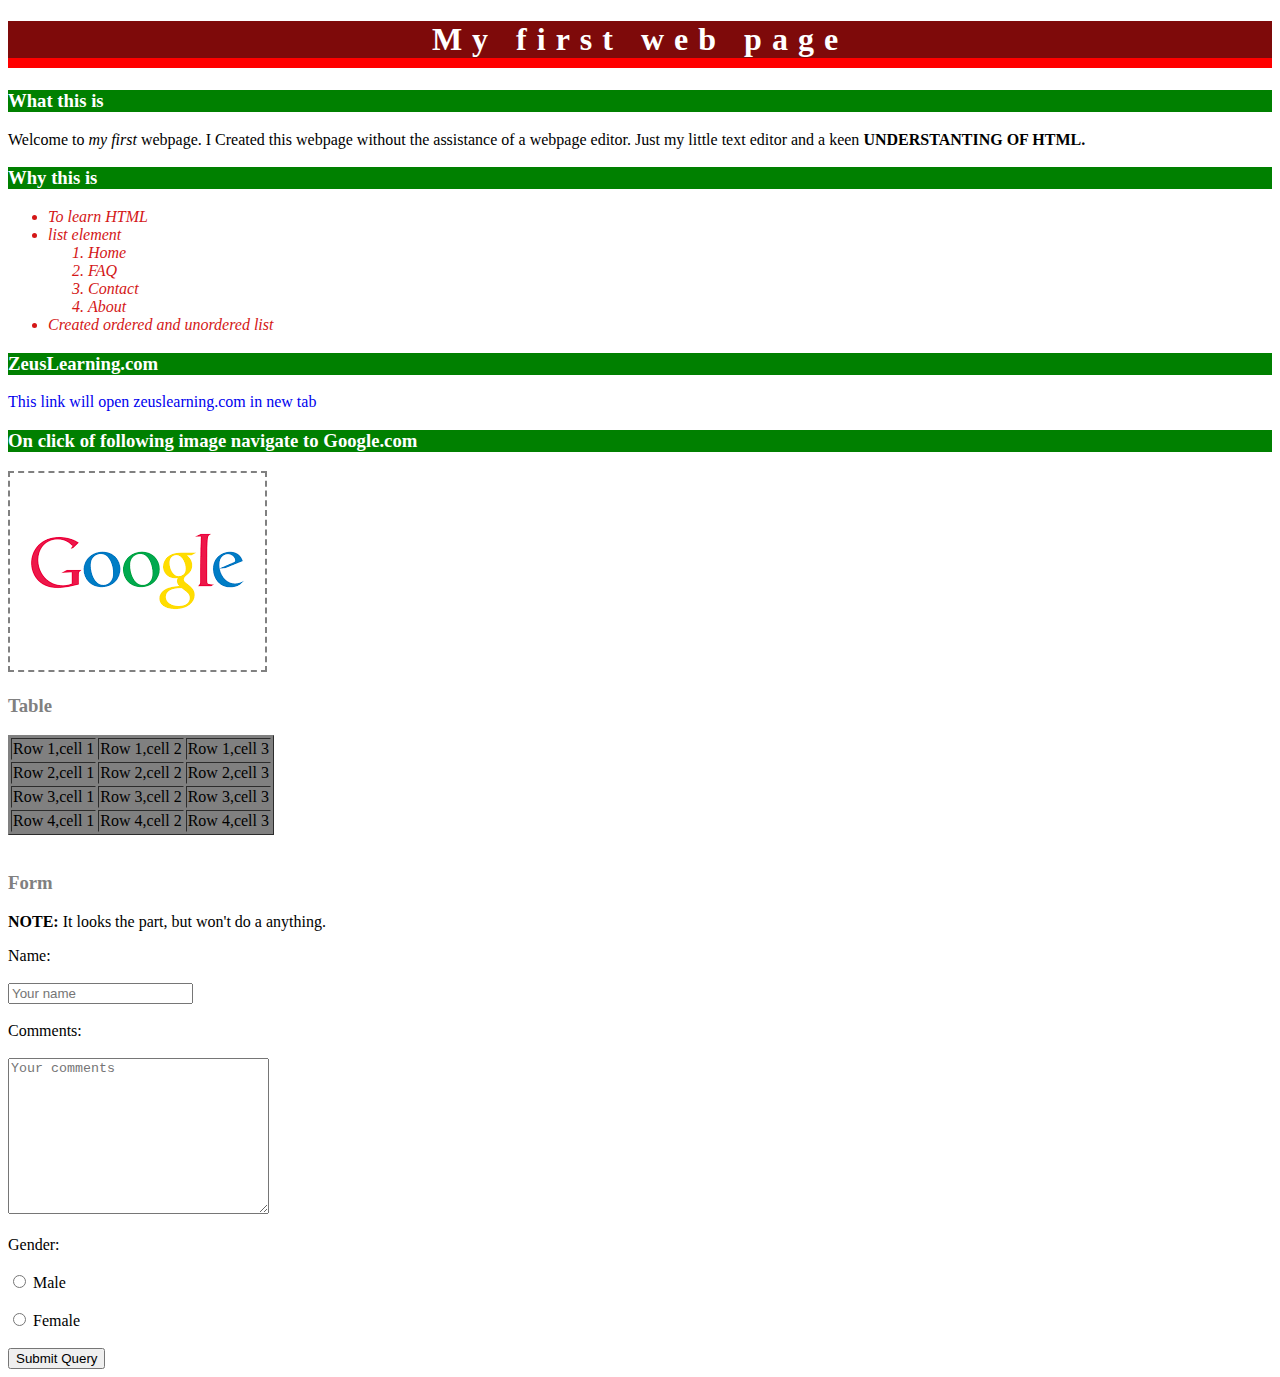
<file: Task 1/index.html>
<!DOCTYPE html>
<html lang="en">
  <head>
    <meta charset="UTF-8" />
    <meta name="viewport" content="width=device-width, initial-scale=1.0" />
    <link rel="stylesheet" href="style.css">
    <title>My first web page</title>
  </head>
  <body>
    <h1>My first web page</h1>


    <h3>What this is</h3>
    <p>
      Welcome to <i>my first</i> webpage. I Created this webpage without the
      assistance of a webpage editor. Just my little text editor and a keen
      <b>understanting of html.</b>
    </p>


    <h3>Why this is</h3>
    <ul>
      <li>To learn HTML</li>
      <li>
        list element
        <ol>
          <li>Home</li>
          <li>FAQ</li>
          <li>Contact</li>
          <li>About</li>
        </ol>
      </li>
      <li>Created ordered and unordered list</li>
    </ul>


    <h3>ZeusLearning.com</h3>
    <a href="https://www.zeuslearning.com/" target="_blank"
      >This link will open zeuslearning.com in new tab</a
    >


    <h3>On click of following image navigate to Google.com</h3>
    <a href="https://www.google.com/">
      <img src="images/googleLogo.png" alt="google logo" />
    </a>

    <br>
    <h3 class="greyH3">Table</h3>
    <table border ="1">
      <tr>
        <td>Row 1,cell 1</td>
        <td>Row 1,cell 2</td>
        <td>Row 1,cell 3</td>
      </tr>
      <tr>
        <td>Row 2,cell 1</td>
        <td>Row 2,cell 2</td>
        <td>Row 2,cell 3</td>
      </tr>
      <tr>
        <td>Row 3,cell 1</td>
        <td>Row 3,cell 2</td>
        <td>Row 3,cell 3</td>
      </tr>
      <tr>
        <td>Row 4,cell 1</td>
        <td>Row 4,cell 2</td>
        <td>Row 4,cell 3</td>
      </tr>
    </table>
    <br>

    <h3 class="greyH3">Form</h3>
    <p><b>Note: </b> It looks the part, but won't do a anything.</p>
    <form action="">
      <label for="name">Name:</label><br/><br>
      <input type="text" name="name" placeholder="Your name" /><br></b><br>
      <label for="omments">Comments:</label><br/><br>
      <textarea
        name="commments"
        id="comments"
        cols="30"
        rows="10"
        placeholder="Your comments"
      ></textarea><br><br>
      <label for="gender">Gender:</label><br/><br>
      <input type="radio" name="gender" value="Male" />
      <label for="gender">Male</label><br><br>
      <input type="radio" name="gender" value="Female" />
      <label for="gender">Female</label><br><br>
      <input type="submit" value="Submit Query" />
    </form>
  </body>
</html>
</file>
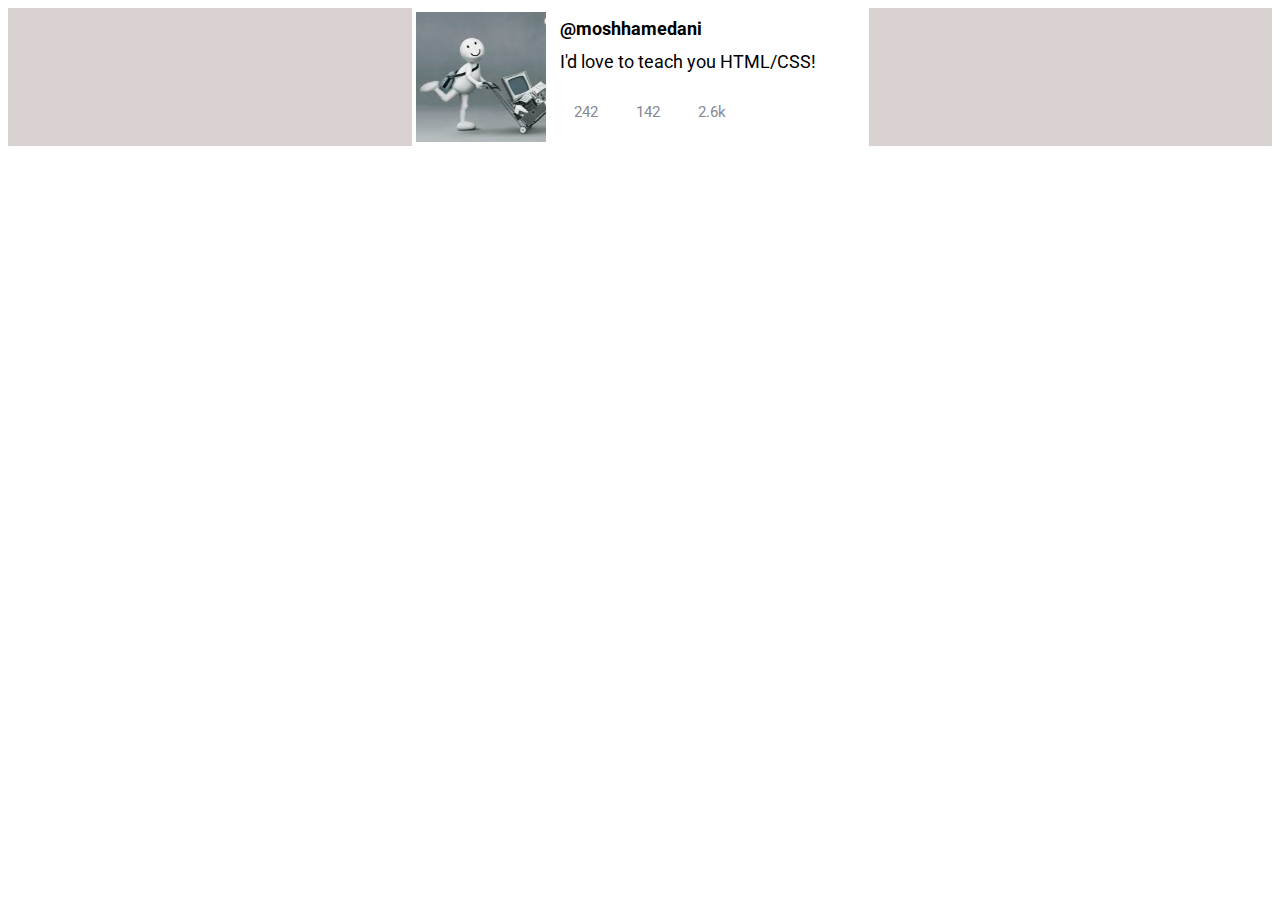
<file: Grid-FlexBox Task/corr.html>
<!DOCTYPE html>
<html lang="en">
<head>
    <meta charset="UTF-8">
    <meta name="viewport" content="width=device-width, initial-scale=1.0">
    <!-- font link -->
    <link rel="preconnect" href="https://fonts.googleapis.com">
<link rel="preconnect" href="https://fonts.gstatic.com" crossorigin>
<link href="https://fonts.googleapis.com/css2?family=Roboto:wght@400;700&display=swap" rel="stylesheet">
    <!-- css file -->
    <link rel="stylesheet" href="style.css">
    <link rel="stylesheet" href="https://cdnjs.cloudflare.com/ajax/libs/font-awesome/6.5.1/css/all.min.css" integrity="sha512-DTOQO9RWCH3ppGqcWaEA1BIZOC6xxalwEsw9c2QQeAIftl+Vegovlnee1c9QX4TctnWMn13TZye+giMm8e2LwA==" crossorigin="anonymous" referrerpolicy="no-referrer" />
    <title>Document</title>

</head>
<body>
    <div class="outer-layout">

        <div class="container">
            <div class="image">
                <img class="main-img" src="images/zoozoo.jpeg" />
            </div>
            <div class="userId">@moshhamedani</div>
            <div class="content">I'd love to teach you HTML/CSS!</div>
            <div class="reactions">
                <div class="reaction">
                    <i class="fa-regular fa-comment"></i>
                    <p>242</p>
                </div>
                <div class="reaction">
                    <i class="fa-solid fa-retweet"></i>
                    <p>142</p>
                </div>
                <div class="reaction">
                    <i class="fa-regular fa-heart"></i>
                    <p>2.6k</p>
                </div>
                <!-- <i class="fa-regular fa-comment" style="color: #5c5c5c;"><p>3</p></i>
                <i class="fa-regular fa-heart">2.6k</i> -->
            </div>
        </div>

    </div>
    
</body>
</html>
</file>
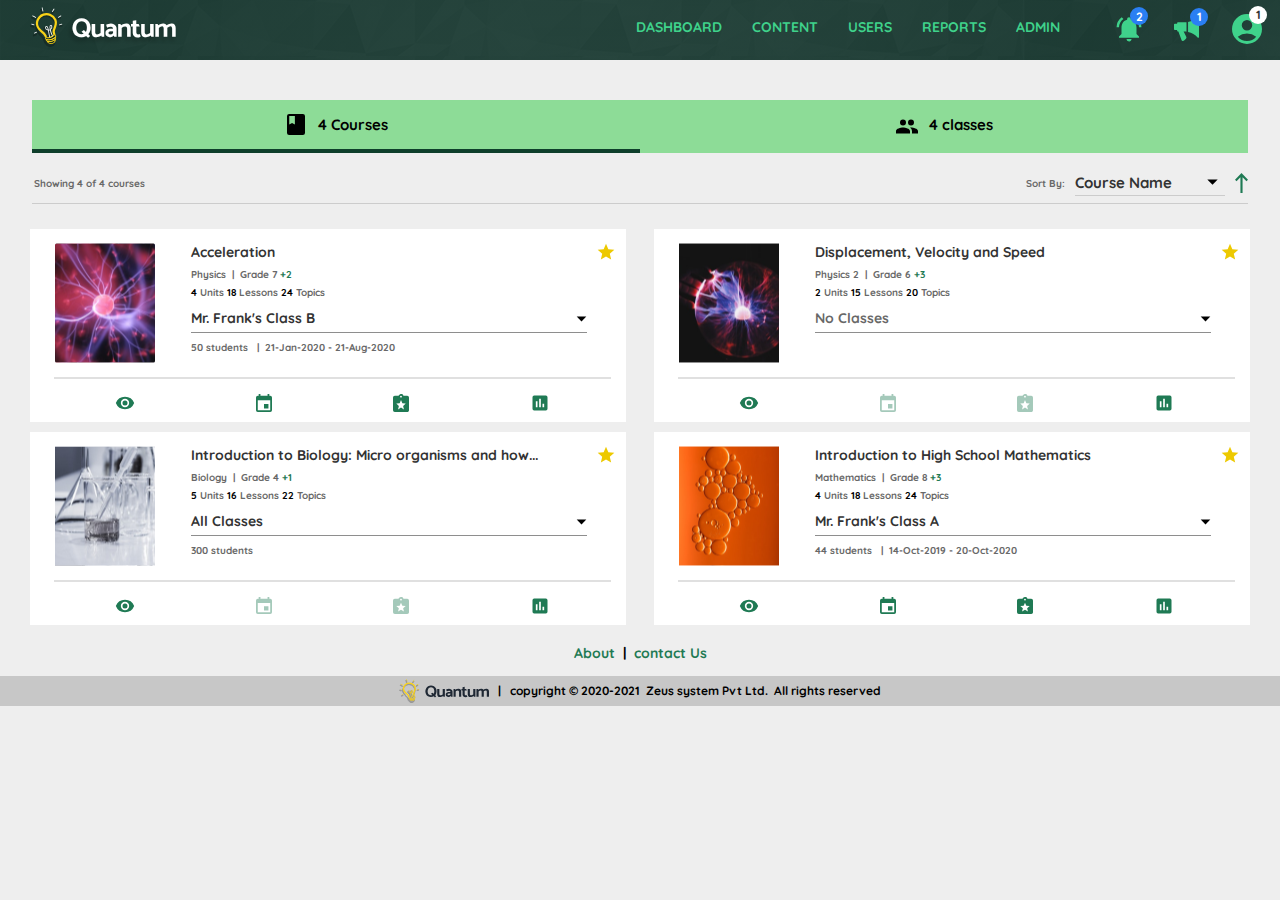
<file: Task 3_Dashboard_Page/Home.html>
<!DOCTYPE html>
<html lang="en">

<head>
  <meta charset="UTF-8" />
  <meta name="viewport" content="width=device-width, initial-scale=1.0" />
  <link rel="stylesheet" href="style.css" />
  <title>Home</title>
</head>

<body>

  <nav class="navbar">
    <div class="header">
      <img src="quantum screen assets/icons/logo used in header.svg" alt="" />
    </div>
    <div class="nav_menu">
      <div class="menu">

        <div class="menu_blocks">
          <div class="menu_item">
            <li><a href="#">DASHBOARD</a></li>
            <img src="quantum screen assets/icons/arrow-down.svg" alt="" class="ig" />
          </div>
        </div>

        <div class="menu_blocks">
          <div class="menu_item">
            <li><a href="#">CONTENT</a></li>
            <img src="quantum screen assets/icons/arrow-down.svg" alt="" class="ig" />
          </div>
          <div class="courseCatagory menu_item">
            <li><a href="#">COURSE CATAGORY</a></li>
          </div>
        </div>

        <div class="menu_blocks">
          <div class="menu_item">
            <li><a href="#">USERS</a></li>
            <img src="quantum screen assets/icons/arrow-down.svg" alt="" class="ig" />
          </div>
        </div>

        <div class="menu_blocks">
          <div class="menu_item">
            <li><a href="#">REPORTS</a></li>
            <img src="quantum screen assets/icons/arrow-down.svg" alt="" class="ig" />
          </div>
        </div>

        <div class="menu_blocks">
          <div class="menu_item">
            <li><a href="#">ADMIN</a></li>
            <img src="quantum screen assets/icons/arrow-down.svg" alt="" class="ig" />
          </div>
        </div>

      </div>

      <div class="nav_icons">

        <div class="alert_div" onclick="alertFunction()">
          <img class="alert_icon " src="quantum screen assets/icons/alerts.svg" alt="" >
          <div class="alert_notification" id="alert_notification">2</div>
        </div>
        <!--  -->
        <div class="alert_dropdown" >
            <div class="alerts">
                <!-- <div class="alertdata">
                    <div class="alertflex">
                      <div class="alertcontent">License for Introduction to Algebra has been assigned to your school
                      </div> 
                      <img src="quantum screen assets/icons/dnd.png" alt="" class="alertimage">
                    </div>
                    <div class="alertcourse"><span>Course: </span><b>Advanced Mathematics</b></div>
                    <div class="alertdate">15-Sep-2018 at 07:21 pm</div>
                </div> -->
            </div>
            <div class="alertbutton">SHOW ALL</div>
        </div>
        <!--  -->

        <div class="announcement_div" onclick="announcementFunction()">
          <img class="announcement_icon" src="quantum screen assets/icons/announcements.svg" alt="">
          <div class="announcement_notification" id="announcement_notification">1</div>
        </div>

        <div class="announcement_dropdown">
          <div class="announcements">
            <!-- <div class="announcementdata">
              <div class="announcementflex">
                <div class="announcementname">
                  <span>PA:</span>&nbsp;Ruchit Sheta
                </div>
                <img
                  src="quantum screen assets/icons/correct.png"
                  alt=""
                  class="announcementimage"
                />
              </div>
              <div class="announcementcontent">No class will be held on 21st Nov</div>
              <div class="announcementcourse">Course: <b>Advanced Mathematics</b> </div>
              <div class="filedate">
                <div class="file">
                   <img src="quantum screen assets/icons/fileAttach.png" alt=""> &nbsp;2 files attached
                </div>
                <div class="announcementdate">15-Sep-2018 at 07:21 pm</div>
              </div>
            </div> -->
          </div>
          <div class="button">
            <div class="showallbutton">SHOW ALL</div>
            <div class="createnewbutton">CREATE NEW</div>
          </div>
        </div>


        <div class="account_div">
          <img class="account_icon" src="quantum screen assets/icons/account_circle.svg" alt="">
          <div class="white_notification_count" id="account_notification">1</div>
        </div>


        <a href="javascript:void(0);" onclick="h()"><img src="quantum screen assets/icons/hamburger-menu.svg"
            class="hamburger" /></a>

      </div>
    </div>

  </nav>


  <div class="content">

    <div class="content__head">

      <div class="course-bar">
        <div class="courses">
          <img src="quantum screen assets/icons/courses.svg" alt="">
          <p>4 Courses</p>
        </div>
        <div class="courses">
          <img src="quantum screen assets/icons/classes.svg" alt="">
          <p>4 classes </p>
        </div>
      </div>

      <div class="info-bar">
        <div class="info">Showing 4 of 4 courses</div>
        <div class="sort_by"> Sort By:</div>
        <div class="sort_by--category">
          <p>Course Name</p>
          <img src="quantum screen assets/icons/arrow-down.svg" alt="" />
        </div>
        <img src="quantum screen assets/icons/sort.svg" alt="">
      </div>

    </div>


    <div class="content__body">
      <!-- 
      <div class="card">
        <div class="card_img">
          <img src="quantum screen assets/images/imageMask-1.svg" alt="">
        </div>
        <div class="card_info">
          <div class="course_name">
            <p>Acceleration</p>
            <img src="quantum screen assets/icons/favourite.svg" alt="">
          </div>
          <div class="course_subject">Physics &nbsp;|&nbsp; Grade 7 <span>+2</span>
          </div>
          <div class="course_length">
            4 <span>Units </span>18 <span>Lessons</span> 24 <span>Topics</span>
          </div>
          <div class="course_class">
            <p>Mr. Frank's Class B</p>
            <img src="quantum screen assets/icons/arrow-down.svg" alt="" />
          </div>
          <div class="course_enroll_info">50 students &nbsp; | &nbsp;21-Jan-2020 - 21-Aug-2020</div>
        </div>
        <div class="card_footer">
          <img src="quantum screen assets/icons/preview.svg" alt="">
          <img src="quantum screen assets/icons/manage course.svg " alt="">
          <img src="quantum screen assets/icons/grade submissions.svg" alt="">
          <img src="quantum screen assets/icons/reports.svg" alt="">
        </div>
      </div>
      -->

    </div>

  </div>
  <div class="footer">
    <div class="about">
      <p>About <span class="pipe">&nbsp;|&nbsp;</span> contact Us</p>
    </div>
    <div class="copy">
      <img src="quantum screen assets/icons/logo used in footer.svg" alt="" class="" />&nbsp;&nbsp;&nbsp;| &nbsp;
      copyright © 2020-2021 &nbsp; <span class="company">Zeus system Pvt Ltd.</span> &nbsp;&nbsp;All rights reserved
    </div>
  </div>
  <script src="index.js"></script>
</body>

</html>
</file>
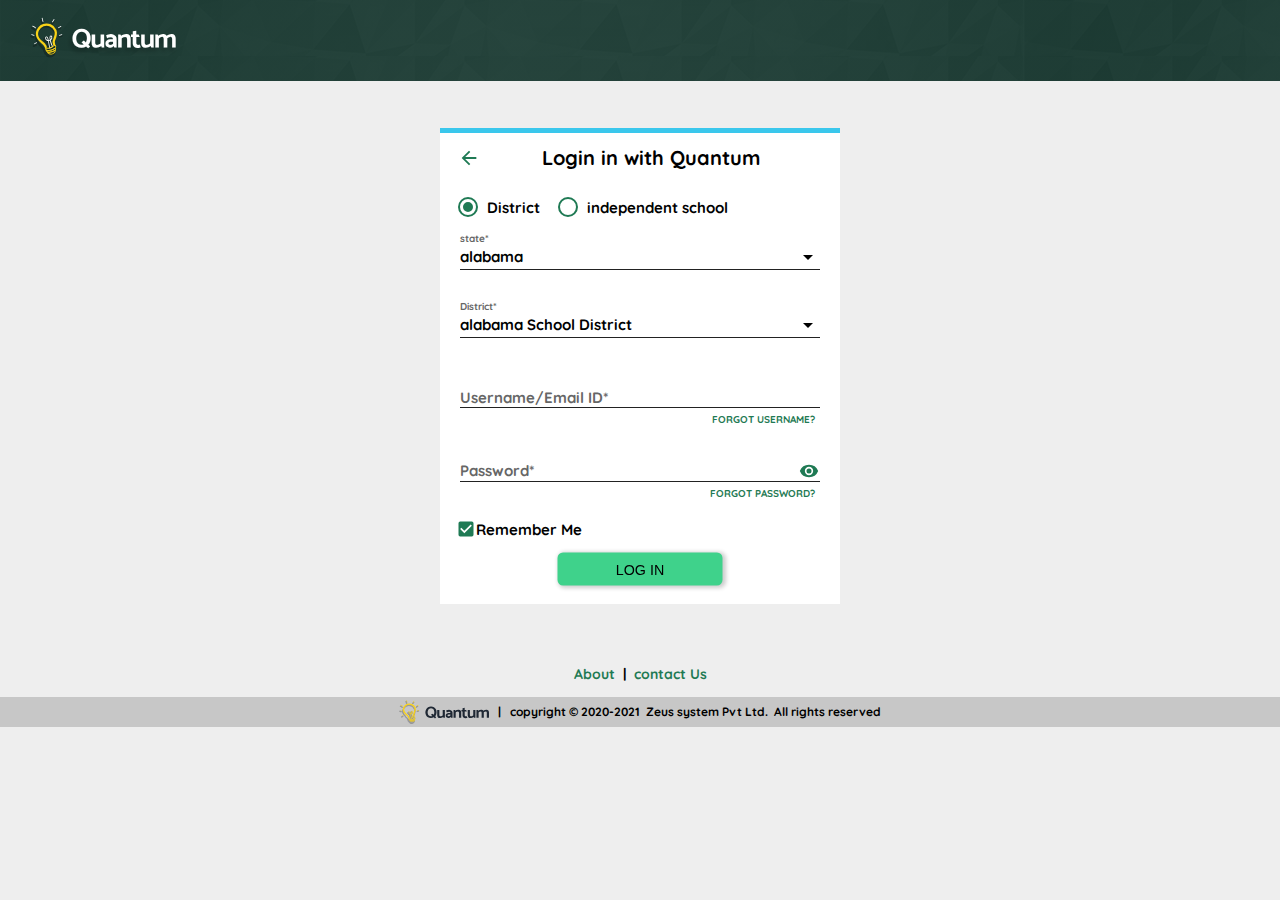
<file: Task 3_LoginPage/Login.html>
<!DOCTYPE html>
<html lang="en">

<head>
  <meta charset="UTF-8" />
  <meta name="viewport" content="width=device-width, initial-scale=1.0" />
  <link rel="stylesheet" href="style.css" />
  <title>Login</title>
</head>

<body>
  <nav class="navbar">
    <div class="header"> 
      <img src="quantum screen assets/icons/logo used in header.svg" alt="" />
    </div>
  </nav>
  <div class="content">
    <div class="line">

    </div>
    <div class="form">
      <div class="upper">
        <img src="quantum screen assets/icons/back.svg" alt="" class="img" />
        <p>Login in with Quantum</p>
      </div>
      <div class="radio">
        <div class="first">
          <img src="quantum screen assets/icons/radio-button-on.svg" alt="" />
          <p>District</p>
        </div>
        <div class="first">
          <img src="quantum screen assets/icons/radio-button-off.svg" alt="" />
          <p>independent school</p>
        </div>
      </div>
      <div class="middle">
        <div class="first">
          <p class="info">state*</p>
          <div class="input">
            <p>alabama</p>
            <img src="quantum screen assets/icons/arrow-down.svg" alt="" />
          </div>
        </div>
        <div class="first">
          <p class="info">District*</p>
          <div class="input">
            <p>alabama School District</p>
            <img src="quantum screen assets/icons/arrow-down.svg" alt="" />
          </div>
        </div>
        <div class="second">
          <div class="userDetails">
            <p>Username/Email ID*</p>
          </div>
          <div class="forget">
            <p>FORGOT USERNAME?</p>
          </div>
        </div>
        <div class="second">
          <div class="userDetails">
            <p>Password*</p>
            <img src="quantum screen assets/icons/preview.svg" alt="" class="preview" />
          </div>
          <div class="forget">
            <p>FORGOT PASSWORD?</p>
          </div>
        </div>
      </div>
      <div class="last">
        <div class="remember">
          <img src="quantum screen assets/icons/checkbox-checked.svg" alt="" />
          <p>Remember Me</p>
        </div>
        <div class="btn">
          <button class="submit">LOG IN</button>
        </div>
      </div>
    </div>
  </div>
  <div class="footer">
    <div class="about">
      <p>About <span class="pipe">&nbsp;|&nbsp;</span> contact Us</p>
    </div>
    <div class="copy">
      <img src="quantum screen assets/icons/logo used in footer.svg" alt="" class="" />&nbsp;&nbsp;&nbsp;| &nbsp;
      copyright © 2020-2021 &nbsp; <span class="company">Zeus system Pvt Ltd.</span> &nbsp;&nbsp;All rights reserved
    </div>
  </div>
</body>

</html>
</file>
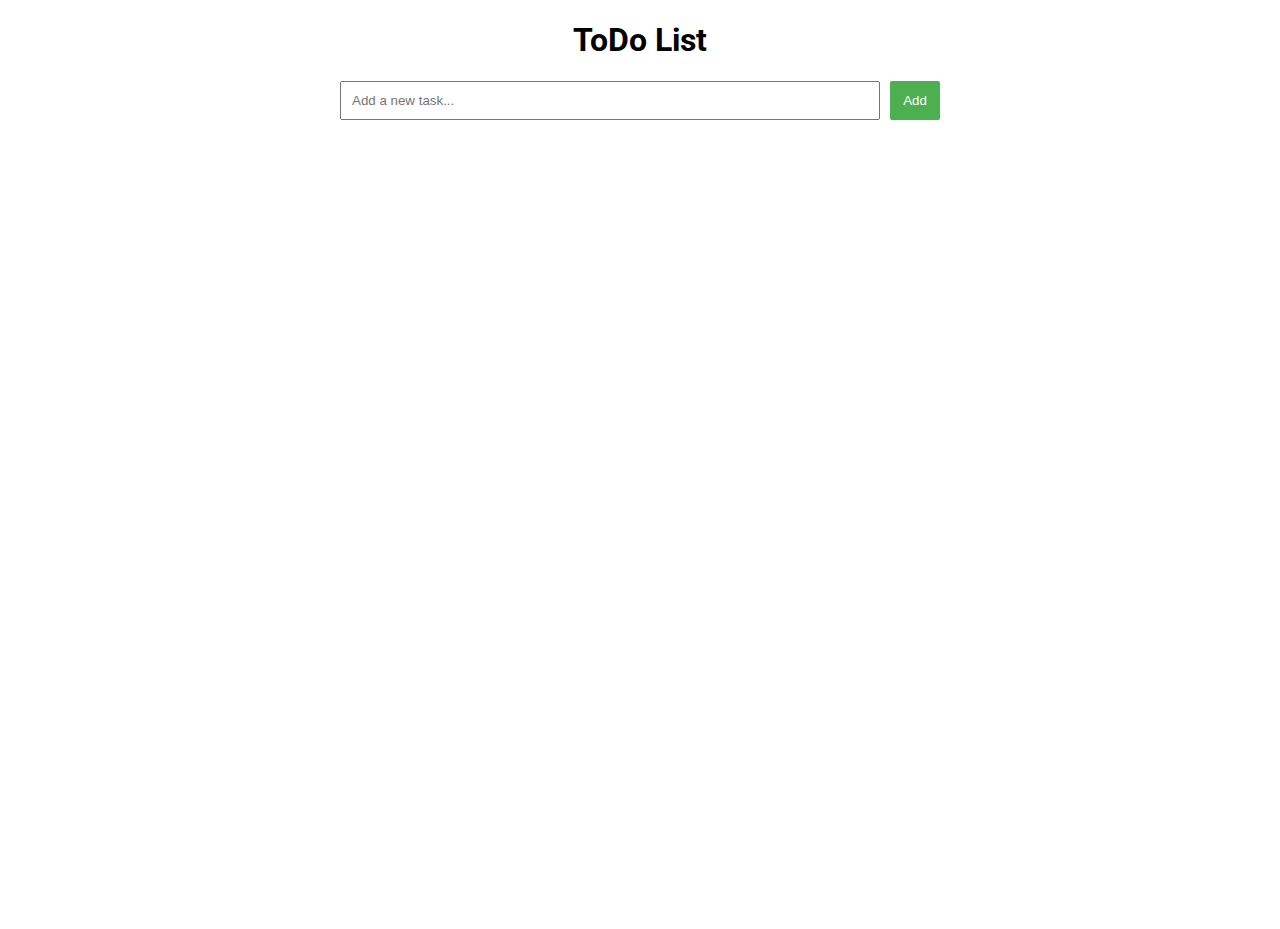
<file: Todo_App/Todo.html>
<!DOCTYPE html>
<html lang="en">

<head>
    <meta charset="UTF-8">
    <meta http-equiv="X-UA-Compatible" content="IE=edge">
    <meta name="viewport" content="width=device-width, initial-scale=1.0">
    <title>My Todo App</title>
    <link rel="preconnect" href="https://fonts.googleapis.com">
    <link rel="preconnect" href="https://fonts.gstatic.com" crossorigin>
    <link href="https://fonts.googleapis.com/css2?family=Roboto&display=swap" rel="stylesheet">
    <link rel="stylesheet" href="Todo.css">
</head>

<body>
    <div class="todo-app">
        <h1>ToDo List</h1>
        <form class="todo-form">
            <input type="text" class="todo-input" placeholder="Add a new task...">
            <button type="submit" class="todo-button">Add</button>
        </form>
        <ul class="todo-list"></ul>
    </div>
    <script src="Todo.js"></script>
</body>

</html>
</file>
<file: Task 1/style.css>
h1{
text-align: center;
color: white;
letter-spacing: 10px;
background-color: rgb(126, 10, 10);
border-bottom: 10px solid red;
}

h3{
color: white;
background-color: green;
}

b{
    text-transform: uppercase;
}

ul{
    color: rgb(212, 23, 23);
    font-style: italic;
}

a{
    text-decoration: none;
}

img{
    border: 2px dashed grey;
}

.greyH3{
    background: none;
    color: grey;
}

table{
    background-color: grey;
}
</file>
<file: Grid-FlexBox Task/style.css>
*{
    font-family: 'Roboto', sans-serif;
}
.outer-layout {
    display: flex;
    justify-content: center;
    align-items: center;
    background-color: rgb(218, 209, 209);
    height: 100%;
}
.container{

    /* border: 2px solid #ff0000; */
    background-color: white;
    display: grid;
    height: 138px;
    width: 457px; 
    
    grid-template-columns: 138px 319px;
    grid-template-rows: repeat(4,1fr);
}
.image{
    height: 138px;
    width: 138px;
    grid-row: 1/-1;
}
.main-img{
    margin-top: 4px;
    margin-left: 4px;
    height: 130px;
    width: 130px; 
}

.userId{
    font-size: 18px;
    font-weight: bold;
    padding-left: 10px;
    padding-top: 10px;
}

.content{
    /* border: 2px solid yellow; */
    font-size: 18px;
    padding-left: 10px;
    padding-top: 8px;
}

.reactions{
    display: flex;
    gap: 24px;
    padding-left: 10px;
    padding-top: 24px;
    grid-row: 3 / span 2;
}

i+p,i {
    margin-top: 2px;
    font-family: 'Roboto', sans-serif;
    color: #858991;
    font-size: 15px;
}

.reaction{
    display: flex;
    gap: 14px;
}
</file>
<file: Task 3_Dashboard_Page/style.css>
@import url("https://fonts.googleapis.com/css2?family=Quicksand&display=swap");
body {
  width: 100%;
  height: 100%;
  margin: 0px;
  padding: 0px;
  background-color: #eeeeee;
  font-family: "Quicksand", sans-serif;
  font-weight: 700;
}

html {
  font-size: 62.5%;
  font-weight: 700;
}

.navbar {
  display: flex;
  justify-content: space-between;
  align-items: center;
  height: 6rem;
  width: 100%;
  color: rgb(37, 49, 63);
  background-image: linear-gradient(rgba(1, 41, 31, 0.75), rgba(1, 41, 31, 0.75)), url("quantum screen assets/header pattern image.png");
}
.navbar .header {
  height: 8rem;
  display: inline-block;
}
.navbar .header img {
  height: 70%;
  width: 15rem;
  margin-left: 3rem;
  padding-top: 1rem;
}
.navbar .nav_menu {
  position: absolute;
  display: flex;
  justify-content: flex-end;
  width: 100%;
}
.navbar .nav_menu .menu {
  list-style: none;
  padding: 2.5rem 22rem 0rem 0rem;
  display: flex;
  position: absolute;
}
.navbar .nav_menu .menu .menu_blocks {
  display: flex;
  flex-direction: column;
}
.navbar .nav_menu .menu .menu_blocks .courseCatagory {
  display: none !important;
}
.navbar .nav_menu .menu .menu_blocks .menu_item {
  display: flex;
  height: 6rem;
}
.navbar .nav_menu .menu .menu_blocks .menu_item li {
  display: inline-block;
  margin-left: 3rem;
  font-size: 1.4rem;
}
.navbar .nav_menu .menu .menu_blocks .menu_item li a {
  text-decoration: none;
  color: #3FD28B;
  margin-top: 0.5rem;
}
.navbar .nav_menu .menu .menu_blocks .menu_item li a:hover {
  text-decoration: none;
  color: white;
}
.navbar .nav_menu .menu .menu_blocks .menu_item li a::after {
  content: "";
  width: 0;
  height: 0.3rem;
  background-color: white;
  display: block;
}
.navbar .nav_menu .menu .menu_blocks .menu_item li a:hover::after {
  width: 100%;
  margin-bottom: -2rem;
  margin-top: 1.5rem;
}
.navbar .nav_menu .menu .menu_blocks .menu_item .ig {
  display: none;
}
.navbar .nav_menu .nav_icons {
  display: flex;
  margin-right: 1.5rem;
  margin-top: 0.8rem;
  align-items: center;
}
.navbar .nav_menu .nav_icons .alert_div {
  height: 4rem;
}
.navbar .nav_menu .nav_icons .alert_div .alert_notification {
  height: 1.8rem;
  width: 1.8rem;
  background-color: #2A7FF3;
  color: #ffffff;
  border-radius: 50%;
  position: relative;
  display: flex;
  align-items: center;
  justify-content: center;
  top: -4rem;
  right: -1.6rem;
  font-size: 1.2rem;
}
.navbar .nav_menu .nav_icons .alert_div .alert_icon {
  width: 3rem;
}
.navbar .nav_menu .nav_icons .alert_dropdown {
  display: none;
  position: absolute;
  top: 6.9rem;
  right: 14rem;
  width: 22rem;
  height: 30rem;
  background-color: #FFFFFF;
  box-shadow: rgba(0, 0, 0, 0.24) 0px 3px 8px;
  overflow: hidden;
  transition: all 0.5s ease-in-out;
}
.navbar .nav_menu .nav_icons .alert_dropdown .alerts {
  height: 87%;
  overflow-y: auto;
}
.navbar .nav_menu .nav_icons .alert_dropdown .alerts::-webkit-scrollbar {
  width: 3px;
}
.navbar .nav_menu .nav_icons .alert_dropdown .alerts::-webkit-scrollbar-track {
  background: #f1f1f1;
}
.navbar .nav_menu .nav_icons .alert_dropdown .alerts::-webkit-scrollbar-thumb {
  background: #979797;
}
.navbar .nav_menu .nav_icons .alert_dropdown .alerts::-webkit-scrollbar-thumb:hover {
  background: #555;
}
.navbar .nav_menu .nav_icons .alert_dropdown .alerts .alertdata {
  background-color: #FFFFEE;
  padding: 1rem;
}
.navbar .nav_menu .nav_icons .alert_dropdown .alerts .alertdata .alertflex {
  font-size: 1rem;
  display: flex;
}
.navbar .nav_menu .nav_icons .alert_dropdown .alerts .alertdata .alertflex .alertimage {
  height: 1rem;
  width: 1rem;
  margin-left: auto;
  margin-top: 0.2rem;
}
.navbar .nav_menu .nav_icons .alert_dropdown .alerts .alertdata .alertcourse {
  font-size: 0.8rem;
  margin: 0.4rem 0 0.4rem 0;
}
.navbar .nav_menu .nav_icons .alert_dropdown .alerts .alertdata .alertcourse span {
  color: #6E6E6E;
}
.navbar .nav_menu .nav_icons .alert_dropdown .alerts .alertdata .alertdate {
  font-size: 0.7rem;
  color: #6E6E6E;
  display: flex;
  justify-content: flex-end;
}
.navbar .nav_menu .nav_icons .alert_dropdown .alertbutton {
  top: 32.5rem;
  height: 2rem;
  width: 22rem;
  text-align: center;
  padding: 1.2rem 0 0.8rem 0;
  background-color: #FFFFFF;
  box-shadow: rgba(0, 0, 0, 0.02) 0px 3px 10px;
  color: #1F7A54;
  font-size: 1.2rem;
}
.navbar .nav_menu .nav_icons .announcement_div {
  margin-left: 3rem;
}
.navbar .nav_menu .nav_icons .announcement_div .announcement_notification {
  height: 1.8rem;
  width: 1.8rem;
  background-color: #2A7FF3;
  color: #ffffff;
  border-radius: 50%;
  position: relative;
  display: flex;
  align-items: center;
  justify-content: center;
  top: -3.6rem;
  right: -1.6rem;
  font-size: 1.2rem;
}
.navbar .nav_menu .nav_icons .announcement_div .announcement_icon {
  margin-top: 0.9rem;
  width: 2.5rem;
}
.navbar .nav_menu .nav_icons .announcement_dropdown {
  display: none;
  position: absolute;
  top: 6.9rem;
  right: 8rem;
  width: 20rem;
  height: 30rem;
  background-color: #FFFFFF;
  box-shadow: rgba(0, 0, 0, 0.24) 0px 3px 8px;
  overflow: hidden;
  transition: all 0.5s ease-in-out;
}
.navbar .nav_menu .nav_icons .announcement_dropdown .announcements {
  height: 91%;
  overflow-y: auto;
}
.navbar .nav_menu .nav_icons .announcement_dropdown .announcements::-webkit-scrollbar {
  width: 3px;
}
.navbar .nav_menu .nav_icons .announcement_dropdown .announcements::-webkit-scrollbar-track {
  background: #f1f1f1;
}
.navbar .nav_menu .nav_icons .announcement_dropdown .announcements::-webkit-scrollbar-thumb {
  background: #979797;
}
.navbar .nav_menu .nav_icons .announcement_dropdown .announcements::-webkit-scrollbar-thumb:hover {
  background: #555;
}
.navbar .nav_menu .nav_icons .announcement_dropdown .announcements .announcementdata {
  background-color: #FFFFEE;
  padding: 1rem;
}
.navbar .nav_menu .nav_icons .announcement_dropdown .announcements .announcementdata .announcementflex {
  font-size: 0.8rem;
  display: flex;
}
.navbar .nav_menu .nav_icons .announcement_dropdown .announcements .announcementdata .announcementflex .announcementname span {
  color: #6E6E6E;
}
.navbar .nav_menu .nav_icons .announcement_dropdown .announcements .announcementdata .announcementflex .announcementimage {
  height: 1rem;
  width: 1rem;
  margin-left: auto;
  margin-top: 0.2rem;
}
.navbar .nav_menu .nav_icons .announcement_dropdown .announcements .announcementdata .announcementcontent {
  font-size: 1rem;
  padding-right: 1.2rem;
}
.navbar .nav_menu .nav_icons .announcement_dropdown .announcements .announcementdata .announcementcourse {
  font-size: 0.8rem;
  margin: 0.4rem 0 0.4rem 0;
}
.navbar .nav_menu .nav_icons .announcement_dropdown .announcements .announcementdata .announcementcourse span {
  color: #6E6E6E;
}
.navbar .nav_menu .nav_icons .announcement_dropdown .announcements .announcementdata .filedate {
  display: flex;
  align-items: center;
}
.navbar .nav_menu .nav_icons .announcement_dropdown .announcements .announcementdata .filedate .file {
  font-size: 0.7rem;
}
.navbar .nav_menu .nav_icons .announcement_dropdown .announcements .announcementdata .filedate .file img {
  width: 0.7rem;
  height: 0.7rem;
}
.navbar .nav_menu .nav_icons .announcement_dropdown .announcements .announcementdata .filedate .announcementdate {
  font-size: 0.7rem;
  color: #6E6E6E;
  margin-left: auto;
}
.navbar .nav_menu .nav_icons .announcement_dropdown .button {
  width: 20rem;
  padding: 0.8rem 0 0.8rem 0;
  display: flex;
  background-color: #FFFFFF;
  box-shadow: rgba(0, 0, 0, 0.24) 0px 3px 8px;
  color: #1F7A54;
  font-size: 0.9rem;
}
.navbar .nav_menu .nav_icons .announcement_dropdown .button .showallbutton {
  width: 50%;
  border-right: 0.5px solid rgba(0, 0, 0, 0.1215686275);
  text-align: center;
}
.navbar .nav_menu .nav_icons .announcement_dropdown .button .createnewbutton {
  width: 50%;
  text-align: center;
}
.navbar .nav_menu .nav_icons .account_div {
  margin-left: 3rem;
}
.navbar .nav_menu .nav_icons .account_div .white_notification_count {
  height: 1.8rem;
  width: 1.8rem;
  background-color: #ffffff;
  color: #333333;
  border-radius: 50%;
  position: relative;
  display: flex;
  align-items: center;
  justify-content: center;
  top: -4.4rem;
  right: -2rem;
  font-size: 1.2rem;
}
.navbar .nav_menu .nav_icons .account_div .account_icon {
  margin-top: 1rem;
  width: 3.6rem;
}
.navbar .nav_menu .nav_icons a > .hamburger {
  display: none;
  margin-left: 3rem;
  width: 3.6rem;
}

.content {
  height: 56.98rem;
  width: 100%;
  display: flex;
  align-items: center;
  justify-content: center;
  flex-direction: column;
  background-color: #eeeeee;
}
.content .content__head {
  width: 95%;
  margin: 2rem;
  margin-top: 4rem;
}
.content .content__head .course-bar {
  display: flex;
  flex-direction: row;
  justify-items: space-around;
  align-items: space-around;
}
.content .content__head .course-bar .courses {
  display: flex;
  align-content: center;
  justify-content: center;
  gap: 1rem;
  width: 100%;
  background-color: #8DDC97;
  font-size: 1.5rem;
}
.content .content__head .course-bar div img {
  width: 2.4rem;
}
.content .content__head .course-bar div:nth-child(1) {
  border-bottom: 0.4rem solid #0f3f2b;
}
.content .content__head .info-bar {
  display: flex;
  align-items: center;
  width: 100%;
  height: 4rem;
  margin-top: 1rem;
  border-bottom: 1px solid rgba(104, 104, 104, 0.2509803922);
  color: #686868;
}
.content .content__head .info-bar .info {
  margin-left: 0.2rem;
}
.content .content__head .info-bar .sort_by {
  margin-left: auto;
  margin-right: 0.5rem;
}
.content .content__head .info-bar .sort_by--category {
  display: flex;
  justify-content: space-between;
  width: 15rem;
  height: 3.7rem;
  margin-left: 0.5rem;
  margin-right: 1rem;
  margin-top: -1.3rem;
  color: #333333;
  border-bottom: 1px solid rgba(104, 104, 104, 0.2509803922);
}
.content .content__head .info-bar .sort_by--category p {
  font-size: 1.5rem;
}
.content .content__head .info-bar .sort_by--category img {
  width: 2.5rem;
  margin-top: 1rem;
}
.content .content__head .info-bar img {
  width: 1.3rem;
}
.content .content__body {
  height: 42rem;
  width: 97.5%;
  display: grid;
  align-items: center;
  justify-items: center;
  justify-content: space-around;
  grid-template-columns: repeat(2, 1fr);
  grid-template-rows: repeat(2, 1fr);
  background: #eeeeee;
}
.content .content__body .card {
  width: 95.5%;
  height: 95%;
  display: grid;
  grid-template-columns: repeat(4, 1fr);
  grid-template-rows: 77% 23%;
  background-color: white;
}
.content .content__body .card .card_img {
  grid-column: 1/2;
  display: flex;
  align-items: center;
}
.content .content__body .card .card_img img {
  width: 10rem;
  height: 12rem;
  margin-left: 2.5rem;
}
.content .content__body .card .card_info {
  grid-column: 2/-1;
  padding-left: 1.2rem;
}
.content .content__body .card .card_info .course_name {
  display: flex;
  justify-content: flex-end;
  width: 100%;
  margin-bottom: -0.7rem;
  font-size: 1.4rem;
}
.content .content__body .card .card_info .course_name p {
  margin-right: auto;
  color: #333333;
}
.content .content__body .card .card_info .course_name img {
  width: 2rem;
  margin-right: 1rem;
}
.content .content__body .card .card_info .course_subject {
  color: #686868;
}
.content .content__body .card .card_info .course_subject span {
  color: #1F7A54;
}
.content .content__body .card .card_info .course_length {
  margin-top: 0.5rem;
}
.content .content__body .card .card_info .course_length span {
  color: #686868;
}
.content .content__body .card .card_info .course_class {
  display: flex;
  justify-content: space-between;
  width: 91%;
  height: 3.7rem;
  margin-top: -0.4rem;
  color: #333333;
  border-bottom: 1.5px solid rgba(104, 104, 104, 0.7450980392);
}
.content .content__body .card .card_info .course_class p {
  font-size: 1.4rem;
}
.content .content__body .card .card_info .course_class img {
  width: 2.3rem;
  margin-top: 1rem;
  margin-right: -0.6rem;
}
.content .content__body .card .card_info .course_enroll_info {
  margin-top: 0.8rem;
  color: #686868;
}
.content .content__body .card .card_footer {
  grid-column: 1/-1;
  display: inline-flex;
  justify-content: space-around;
  justify-items: center;
  align-items: center;
  border-top: 2px solid rgba(104, 104, 104, 0.2039215686);
  margin: 0 1.5rem 0 2.4rem;
  padding-top: 1.2rem;
  margin-bottom: 0.8rem;
}
.content .content__body .card .card_footer img {
  width: 2rem;
}
.content .content__body .card .card_footer img:nth-child(2), .content .content__body .card .card_footer img:nth-child(3) {
  width: 1.6rem;
}

.footer {
  margin-top: auto;
}
.footer .about {
  display: flex;
  align-items: center;
  justify-content: center;
  font-size: 1.4rem;
  color: #1f7a54;
}
.footer .about .pipe {
  color: black;
}
.footer .copy {
  display: flex;
  align-items: center;
  justify-content: center;
  background-color: rgba(0, 0, 0, 0.1607843137);
  font-size: 1.2rem;
  height: 3rem;
}
.footer .copy .company {
  font-weight: bold;
}

@media (max-width: 768px) {
  .navbar .nav_menu .menu {
    display: none;
    position: absolute;
    background-color: white;
    width: 25rem;
    right: 1.5rem;
    top: 6.6rem;
    padding: 0;
    box-shadow: 0px 13px 20px rgba(0, 0, 0, 0.2392156863);
    flex-direction: column;
  }
  .navbar .nav_menu .menu .menu_blocks .courseCatagory {
    display: none;
    align-items: center;
    background-color: #F3F3F3;
    padding-left: 1.5rem;
  }
  .navbar .nav_menu .menu .menu_blocks .menu_item {
    height: 6rem;
    align-items: center;
  }
  .navbar .nav_menu .menu .menu_blocks .menu_item:hover {
    background-color: #F3F3F3;
  }
  .navbar .nav_menu .menu .menu_blocks .menu_item:hover ~ .courseCatagory {
    display: flex !important;
  }
  .navbar .nav_menu .menu .menu_blocks .menu_item .ig {
    margin-right: 1.4rem;
  }
  .navbar .nav_menu .menu .menu_blocks .menu_item li {
    padding: 1rem 2rem;
    margin: 0;
  }
  .navbar .nav_menu .menu .menu_blocks .menu_item li a {
    text-decoration: none;
    font-size: 1.5rem;
    color: #1F7A54;
  }
  .navbar .nav_menu .menu .menu_blocks .menu_item li a:active, .navbar .nav_menu .menu .menu_blocks .menu_item li a:visited {
    color: #1F7A54;
  }
  .navbar .nav_menu .menu .menu_blocks .menu_item li a::after {
    display: none;
  }
  .navbar .nav_menu .menu .menu_blocks .menu_item .ig {
    margin-left: auto;
    display: block;
  }
  .navbar .nav_menu .nav_icons {
    margin-left: 2.4rem;
    margin-top: 0rem;
  }
  .navbar .nav_menu .nav_icons .alert_div .alert_icon {
    width: 4rem;
  }
  .navbar .nav_menu .nav_icons .alert_div .alert_notification {
    height: 2rem;
    width: 2rem;
    top: -4.5rem;
    right: -2.2rem;
  }
  .navbar .nav_menu .nav_icons .alert_dropdown {
    right: 21rem;
    width: 24rem;
    height: 33rem;
  }
  .navbar .nav_menu .nav_icons .alert_dropdown .alerts {
    height: 89%;
  }
  .navbar .nav_menu .nav_icons .alert_dropdown .alerts .alertdata .alertflex {
    font-size: 1.15rem;
  }
  .navbar .nav_menu .nav_icons .alert_dropdown .alerts .alertdata .alertflex .alertimage {
    height: 1rem;
    width: 1rem;
  }
  .navbar .nav_menu .nav_icons .alert_dropdown .alerts .alertdata .alertcourse {
    font-size: 0.95rem;
  }
  .navbar .nav_menu .nav_icons .alert_dropdown .alerts .alertdata .alertdate {
    font-size: 0.8rem;
  }
  .navbar .nav_menu .nav_icons .alert_dropdown .alertbutton {
    height: 2rem;
    width: 24rem;
  }
  .navbar .nav_menu .nav_icons .announcement_div {
    margin-left: 2.4rem;
  }
  .navbar .nav_menu .nav_icons .announcement_div .announcement_icon {
    margin-top: 1.7rem;
    width: 3.5rem;
  }
  .navbar .nav_menu .nav_icons .announcement_div .announcement_notification {
    height: 2rem;
    width: 2rem;
    top: -4rem;
    right: -2.4rem;
  }
  .navbar .nav_menu .nav_icons .announcement_dropdown {
    right: 14rem;
    width: 24rem;
    height: 33rem;
  }
  .navbar .nav_menu .nav_icons .announcement_dropdown .announcements .announcementdata .announcementflex {
    font-size: 0.95rem;
  }
  .navbar .nav_menu .nav_icons .announcement_dropdown .announcements .announcementdata .announcementflex .announcementimage {
    height: 1.15rem;
    width: 1.15rem;
  }
  .navbar .nav_menu .nav_icons .announcement_dropdown .announcements .announcementdata .announcementcontent {
    font-size: 1.15rem;
  }
  .navbar .nav_menu .nav_icons .announcement_dropdown .announcements .announcementdata .announcementcourse {
    font-size: 0.8rem;
  }
  .navbar .nav_menu .nav_icons .announcement_dropdown .announcements .announcementdata .filedate .file {
    font-size: 0.8rem;
  }
  .navbar .nav_menu .nav_icons .announcement_dropdown .announcements .announcementdata .filedate .file img {
    width: 0.8rem;
    height: 0.8rem;
  }
  .navbar .nav_menu .nav_icons .announcement_dropdown .announcements .announcementdata .filedate .announcementdate {
    font-size: 0.8rem;
  }
  .navbar .nav_menu .nav_icons .announcement_dropdown .button {
    width: 24rem;
    font-size: 1rem;
  }
  .navbar .nav_menu .nav_icons .account_div {
    margin-left: 2.4rem;
  }
  .navbar .nav_menu .nav_icons .account_div .account_icon {
    margin-top: 1.6rem;
    width: 4.2rem;
  }
  .navbar .nav_menu .nav_icons .account_div .white_notification_count {
    height: 2rem;
    width: 2rem;
    right: -2.4rem;
  }
  .navbar .nav_menu .nav_icons a > .hamburger {
    display: flex;
    width: 4rem;
    align-items: center;
    margin-left: 2.4rem;
  }
  .content {
    height: 100vh;
  }
  .content .content__body {
    height: 86rem;
    grid-template-columns: repeat(1, 1fr);
    grid-template-rows: repeat(4, 1fr);
  }
  .content .content__body .card {
    width: 75%;
  }
}/*# sourceMappingURL=style.css.map */
</file>
<file: Task 3_LoginPage/style.css>
@import url("https://fonts.googleapis.com/css2?family=Quicksand&display=swap");
body {
  margin: 0px;
  padding: 0px;
  background-color: #eeeeee;
  font-family: "Quicksand", sans-serif;
  width: 100vw;
}

html {
  font-size: 62.5%;
  font-weight: 700;
}

.navbar {
  height: 9vh;
  color: rgb(37, 49, 63);
}
.navbar .header {
  background-image: linear-gradient(rgba(1, 41, 31, 0.75), rgba(1, 41, 31, 0.75)), url("quantum screen assets/header pattern image.png");
  height: 9vh;
  width: 100vw;
}
.navbar .header img {
  height: 70%;
  width: 15rem;
  margin-left: 3rem;
  padding-top: 1rem;
}

.content {
  height: 56.98rem;
  display: flex;
  align-items: center;
  justify-content: center;
  flex-direction: column;
}

.line {
  width: 40rem;
  height: 0.5rem;
  background-color: #3AC7EC;
}

.form {
  width: 40rem;
  background-color: white;
}
.form .upper {
  display: flex;
  align-items: center;
  height: 5rem;
  padding-left: 1.6rem;
}
.form .upper .img {
  height: 2.2rem;
  width: 2.6rem;
}
.form .upper p {
  margin-left: 6rem;
  font-size: 2rem;
}
.form .radio {
  display: flex;
  align-items: center;
}
.form .radio .first {
  display: flex;
  align-items: center;
  margin-left: 1.6rem;
  font-size: 1.5rem;
  gap: 0.7rem;
}
.form .middle {
  margin-left: 2rem;
  width: 36rem;
}
.form .middle div:nth-child(4) {
  margin-top: 3rem;
}
.form .middle .first {
  border-bottom: #222222 1px solid;
  margin-bottom: 3rem;
}
.form .middle .first .info {
  margin: 0rem;
  color: #666666;
}
.form .middle .first .input {
  display: flex;
  align-items: center;
  font-size: 1.5rem;
}
.form .middle .first .input p {
  margin: 0rem;
}
.form .middle .first .input img {
  margin-left: auto;
}
.form .middle .second {
  margin-top: 5rem;
}
.form .middle .second .userDetails {
  display: flex;
  align-items: center;
  border-bottom: #222222 1px solid;
}
.form .middle .second .userDetails p {
  font-size: 1.5rem;
  margin: 0rem;
  color: #666666;
}
.form .middle .second .forget {
  color: #222222;
  display: flex;
  justify-content: end;
}
.form .middle .second .forget p {
  margin: 0.5rem;
  color: #1f7a54;
}
.form .middle .second .preview {
  margin-left: auto;
  height: 2rem;
  width: 2.2rem;
}
.form .last .remember {
  display: flex;
  align-items: center;
  margin-left: 1.6rem;
  font-size: 1.5rem;
}
.form .last .remember img {
  height: 2rem;
  width: 2rem;
}
.form .last .btn {
  display: flex;
  align-items: center;
  justify-content: center;
  margin-bottom: 2rem;
}
.form .last .btn button {
  background-color: #3fd28b;
  border-radius: 5px;
  color: black;
  width: 15rem;
  height: 3rem;
  font-size: 1.3rem;
  outline: none;
  border: none;
  box-shadow: 2px 1px 4px 1px rgba(0, 0, 0, 0.2);
  transform: scale(1.1);
}

.footer {
  margin-top: auto;
}
.footer .about {
  display: flex;
  align-items: center;
  justify-content: center;
  font-size: 1.4rem;
  color: #1f7a54;
}
.footer .about .pipe {
  color: black;
}
.footer .copy {
  display: flex;
  align-items: center;
  justify-content: center;
  background-color: rgba(0, 0, 0, 0.1607843137);
  font-size: 1.2rem;
  height: 3rem;
}
.footer .copy .company {
  font-weight: bold;
}/*# sourceMappingURL=style.css.map */
</file>
<file: Todo_App/Todo.css>
.todo-app {
    width: 100vw;
    height: 100vh;
    max-width: 600px;
    margin: 0 auto;
    font-family: 'Roboto', sans-serif;
    background-color: ;
}

.todo-app h1 {
    text-align: center;
}

.todo-form {
    display: flex;
    justify-content: space-between;
    margin-bottom: 20px;
}

.todo-input {
    flex-grow: 1;
    padding: 10px;
    margin-right: 10px;
}

.todo-button {
    padding: 10px;
    background-color: #4CAF50;
    color: white;
    border: none;
    border-radius: 2px;
    width: 50px;
}

.todo-list {
    list-style: none;
    padding: 0;
}

.todo-item {
    display: flex;
    align-items: center;
    justify-content: space-between;
    padding: 10px;
    border-bottom: 2px solid #6e8ca0;
    border-radius: 2px;
    background-color: #f0f3f4;
    margin-bottom: 8px;
}

.todo-item:last-child {
    border-bottom: none;
}

.todo-item-name {
    flex-grow: 1;
}

.todo-item-buttons {
    display: flex;
    align-items: center;
}

.todo-remove-button {
    padding: 5px;
    background-color: #f44336;
    color: white;
    border: none;
    margin-right: 10px;
    border-radius: 2px;
    width: 75px;
    height: 30px;
}

.todo-update-button {
    padding: 5px;
    background-color: #2196F3;
    color: white;
    border: none;
    margin-right: 10px;
    border-radius: 2px;
    width: 75px;
    height: 30px;
}
</file>
